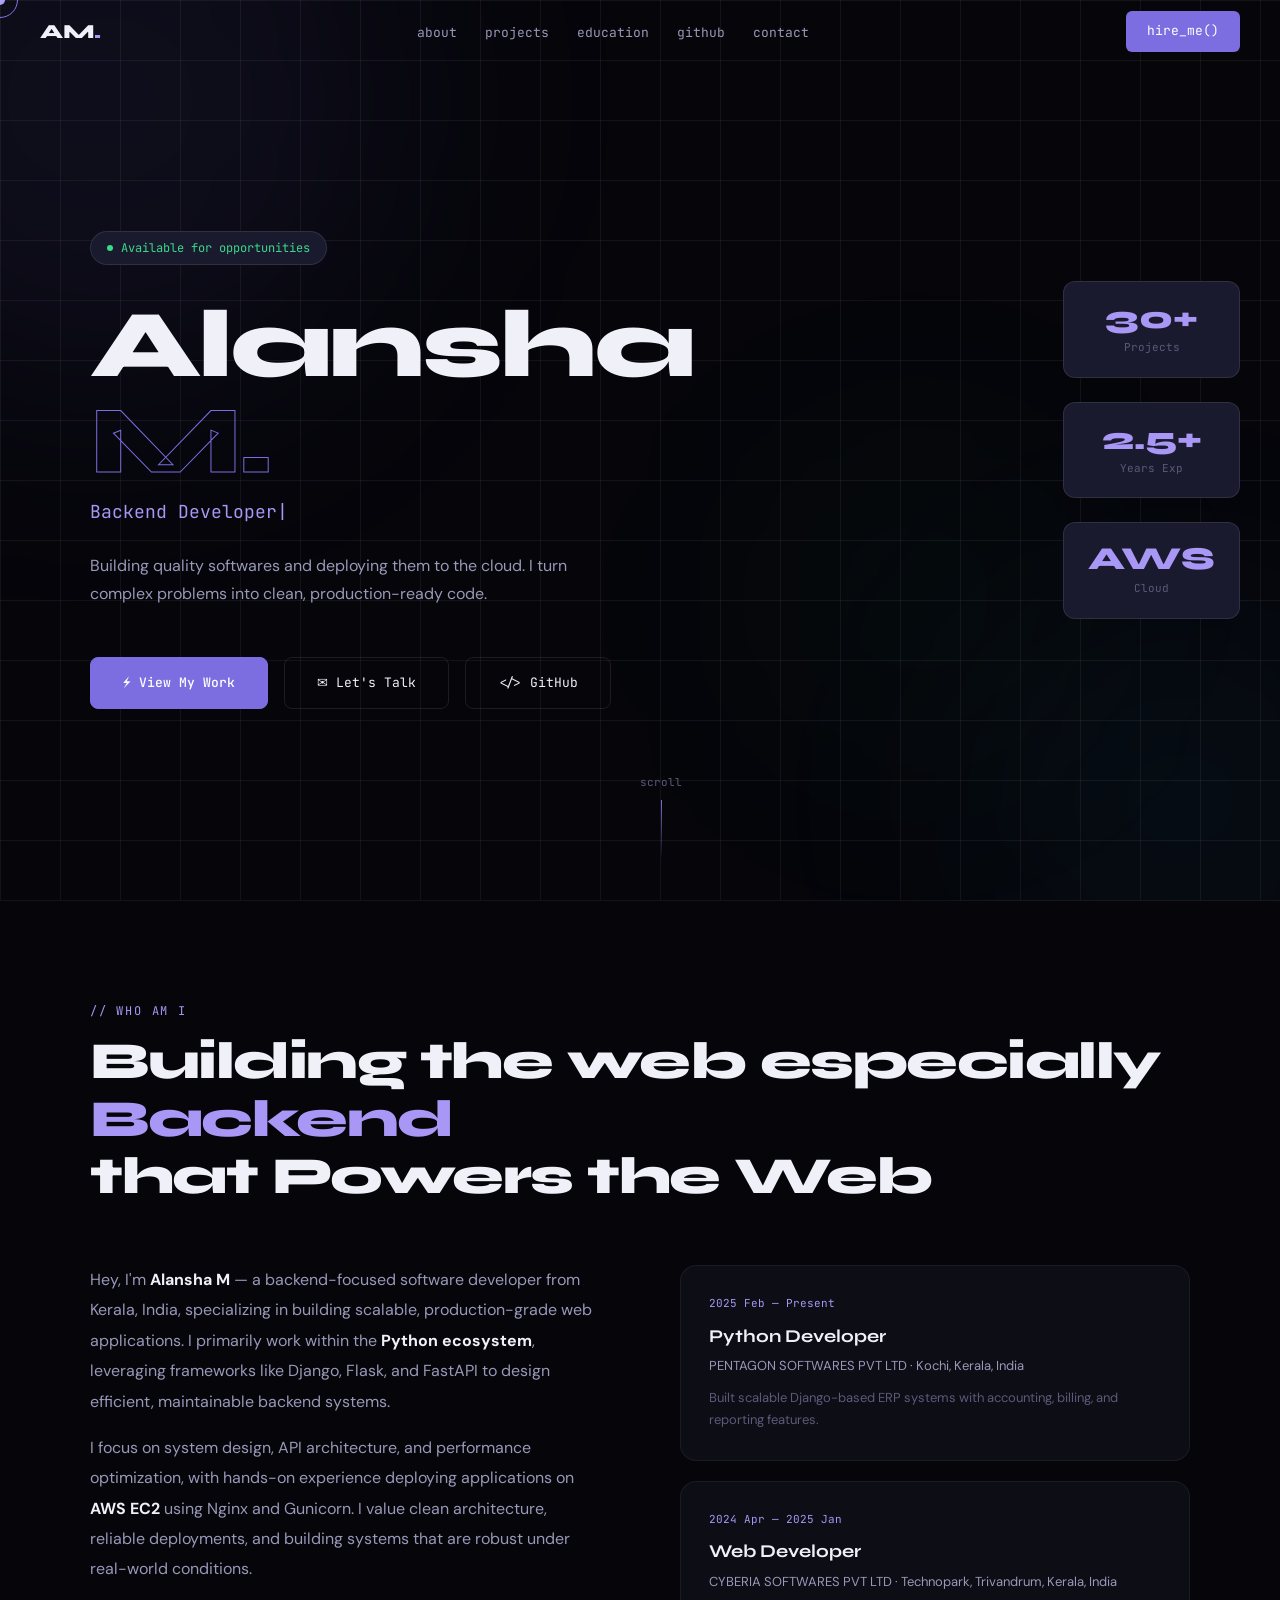
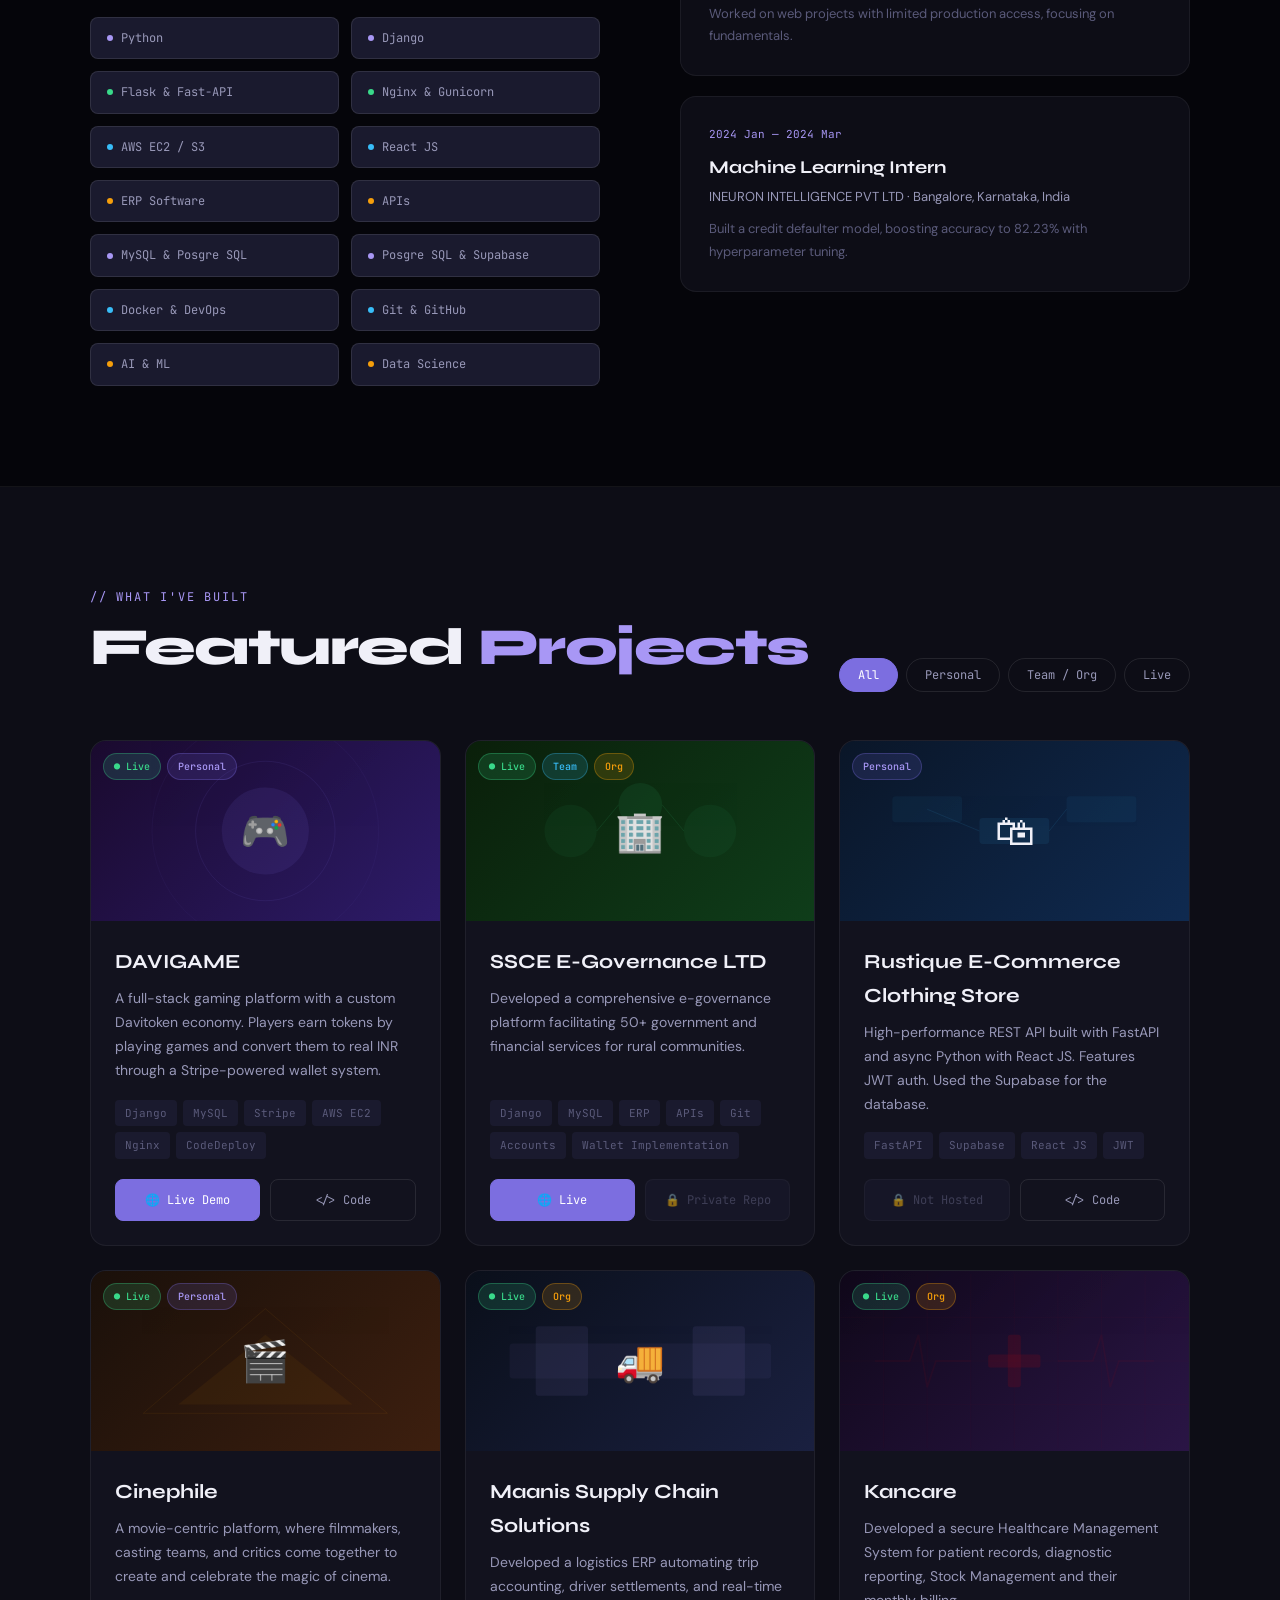
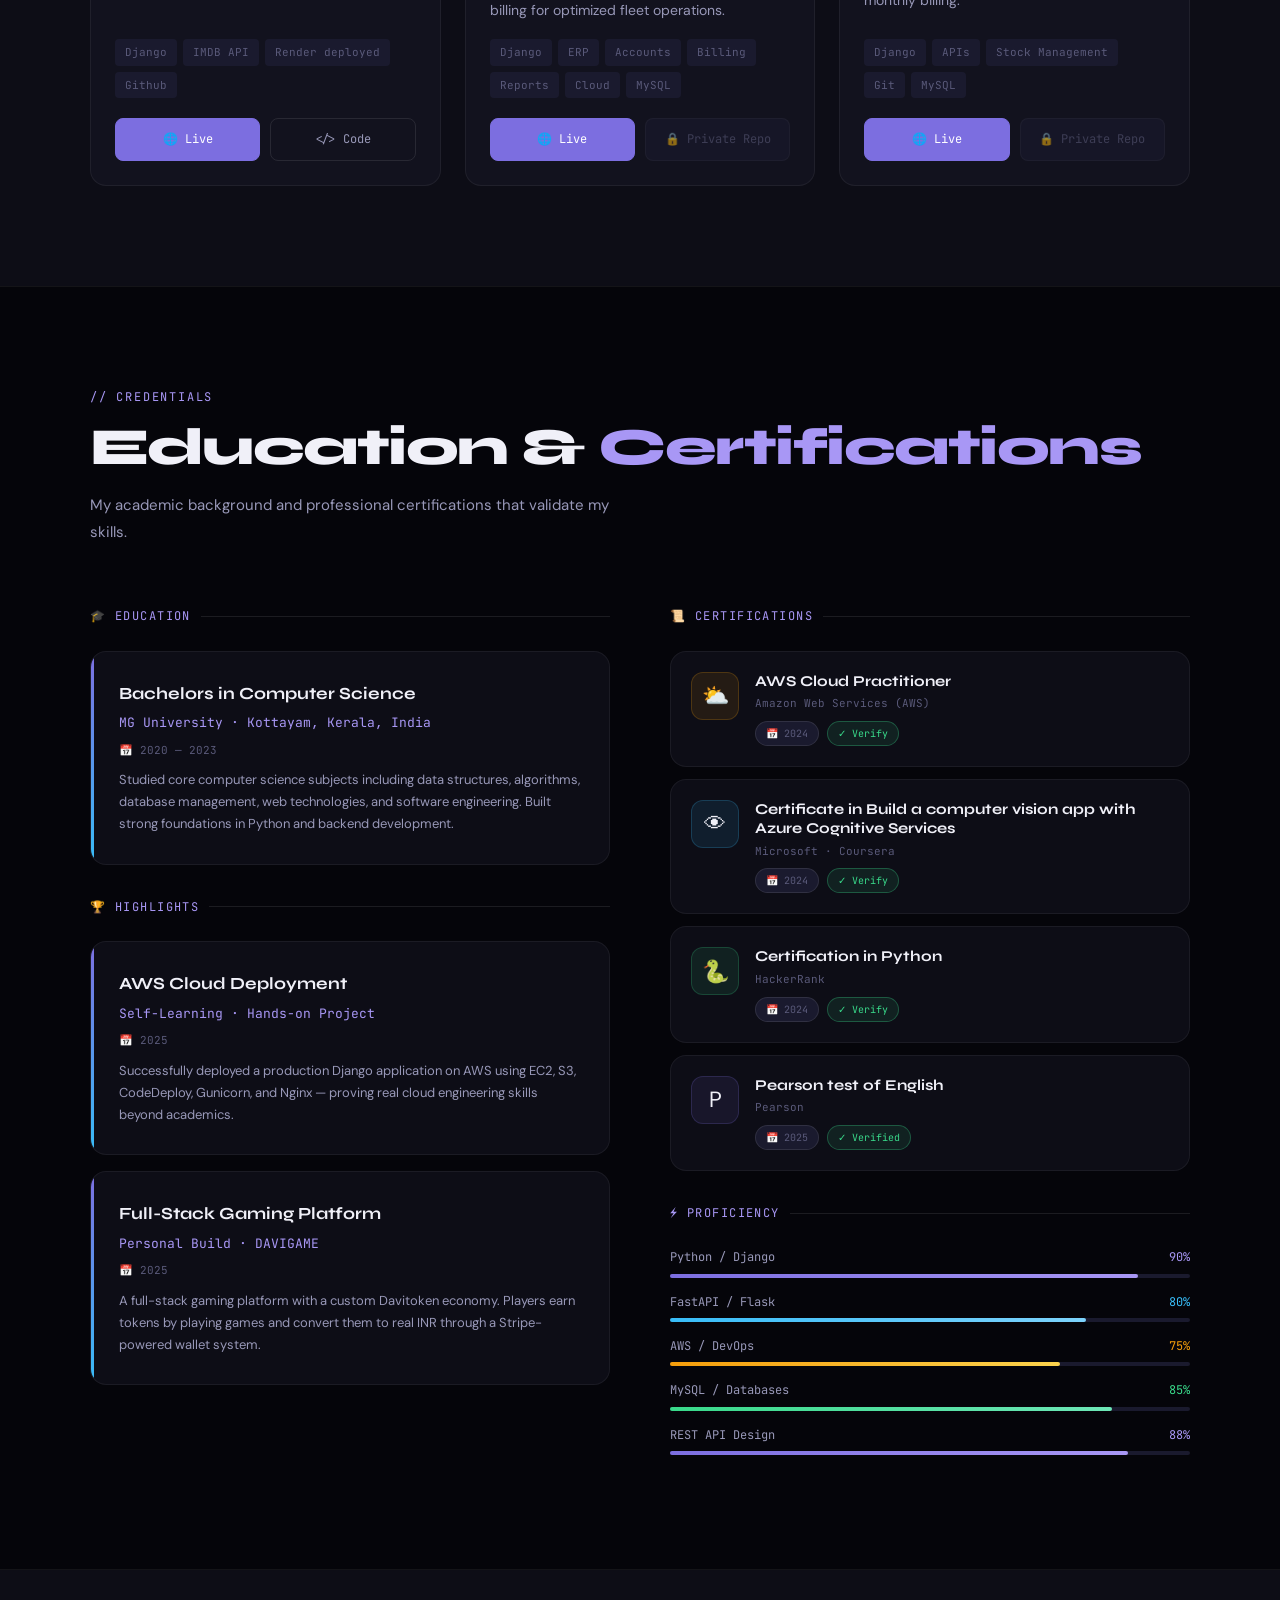
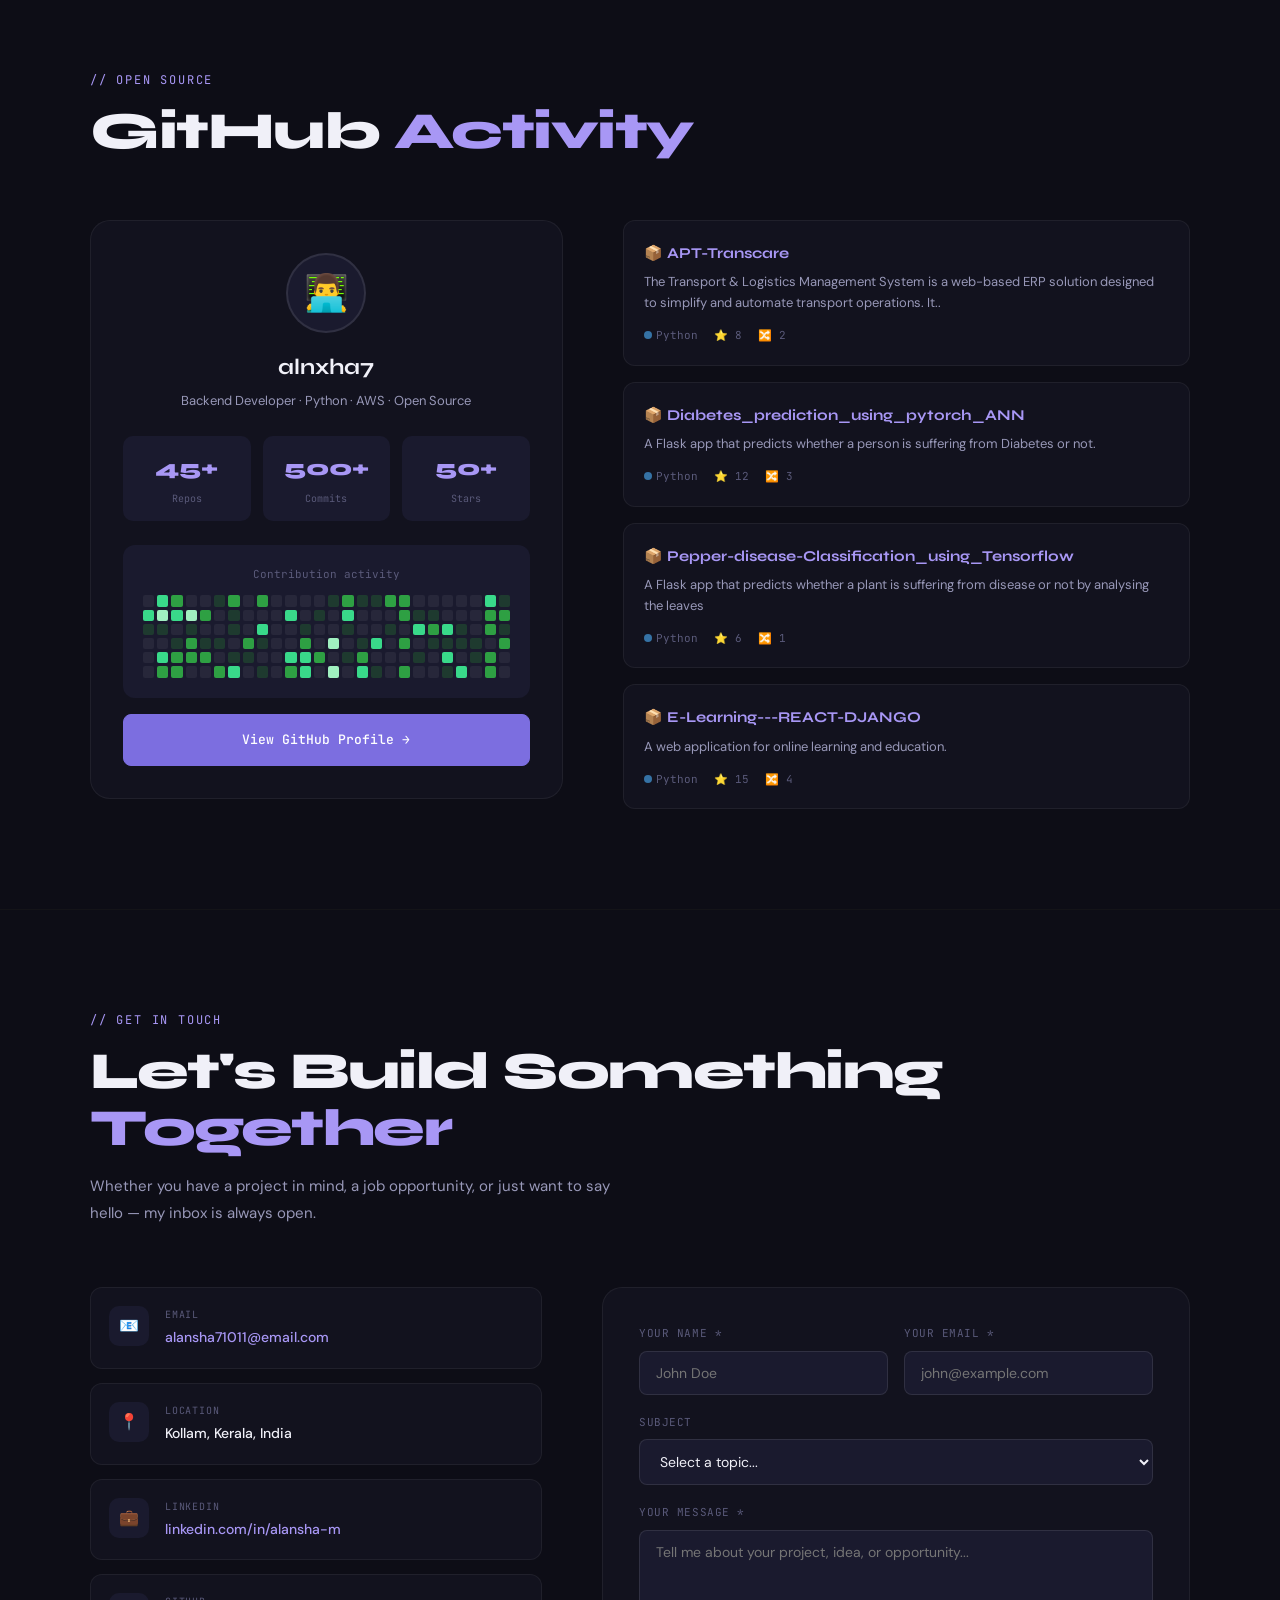
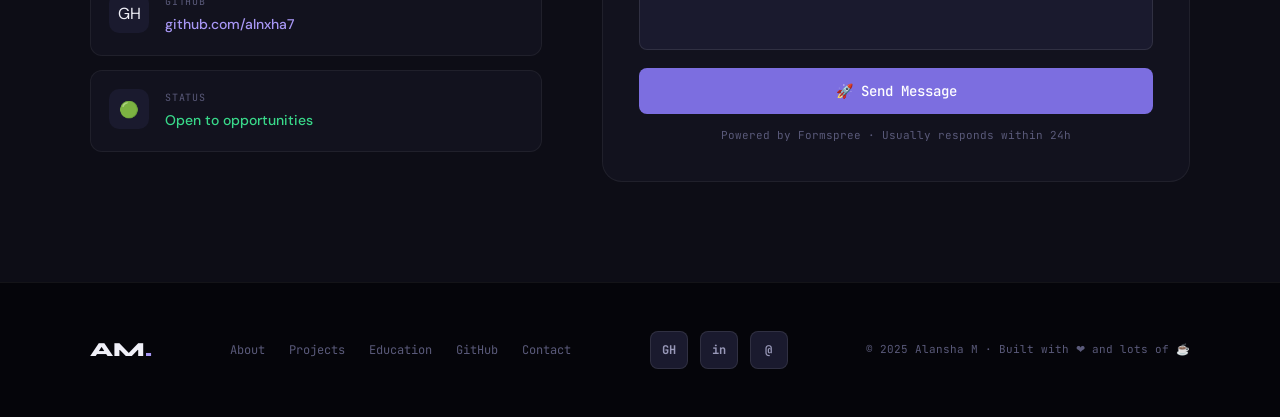
<file: index.html>
<!DOCTYPE html>
<html lang="en">
<head>
<meta charset="UTF-8"/>
<meta name="viewport" content="width=device-width, initial-scale=1.0"/>
<title>Alansha M</title>
<link rel="preconnect" href="https://fonts.googleapis.com"/>
<link href="https://fonts.googleapis.com/css2?family=Syne:wght@400;600;700;800&family=JetBrains+Mono:wght@300;400;500&family=DM+Sans:wght@300;400;500&display=swap" rel="stylesheet"/>
<style>
*,*::before,*::after{box-sizing:border-box;margin:0;padding:0}
:root{
  --bg:#05050a;--bg2:#0d0d16;--bg3:#12121e;--surface:#1a1a2e;
  --border:#ffffff0f;--border2:#ffffff18;
  --purple:#7c6ee0;--purple2:#a897f5;--purple3:#4a3fa0;
  --green:#39d98a;--cyan:#38bdf8;--amber:#f59e0b;--red:#f87171;
  --text:#f0f0f8;--text2:#9898b8;--text3:#5a5a7a;
  --font-display:'Syne',sans-serif;
  --font-body:'DM Sans',sans-serif;
  --font-mono:'JetBrains Mono',monospace;
}
html{scroll-behavior:smooth}
body{background:var(--bg);color:var(--text);font-family:var(--font-body);font-size:16px;line-height:1.7;overflow-x:hidden;cursor:none}
.cursor{position:fixed;width:10px;height:10px;background:var(--purple2);border-radius:50%;pointer-events:none;z-index:9999;transform:translate(-50%,-50%);mix-blend-mode:screen}
.cursor-ring{position:fixed;width:36px;height:36px;border:1px solid var(--purple);border-radius:50%;pointer-events:none;z-index:9998;transform:translate(-50%,-50%);transition:all .15s ease;mix-blend-mode:screen}
.cursor-ring.hovered{transform:translate(-50%,-50%) scale(1.8);border-color:var(--purple2);opacity:.5}
.grid-bg{position:fixed;inset:0;background-image:linear-gradient(var(--border) 1px,transparent 1px),linear-gradient(90deg,var(--border) 1px,transparent 1px);background-size:60px 60px;z-index:0;pointer-events:none}
.orb{position:fixed;border-radius:50%;filter:blur(120px);pointer-events:none;z-index:0}
.orb1{width:600px;height:600px;background:rgba(124,110,224,.08);top:-200px;left:-200px}
.orb2{width:400px;height:400px;background:rgba(56,189,248,.05);bottom:-100px;right:-100px}
.orb3{width:300px;height:300px;background:rgba(57,217,138,.04);top:50%;left:60%}
nav{position:fixed;top:0;left:0;right:0;z-index:100;padding:0 40px;height:64px;display:flex;align-items:center;justify-content:space-between;border-bottom:1px solid transparent;transition:all .4s}
nav.scrolled{background:rgba(5,5,10,.9);backdrop-filter:blur(20px);border-bottom-color:var(--border)}
.nav-logo{font-family:var(--font-display);font-size:20px;font-weight:800;color:var(--text);text-decoration:none;letter-spacing:-.5px}
.nav-logo span{color:var(--purple2)}
.nav-links{display:flex;gap:28px;list-style:none}
.nav-links a{color:var(--text2);text-decoration:none;font-size:13px;font-family:var(--font-mono);transition:color .2s;position:relative}
.nav-links a::after{content:'';position:absolute;bottom:-2px;left:0;width:0;height:1px;background:var(--purple2);transition:width .3s}
.nav-links a:hover{color:var(--purple2)}
.nav-links a:hover::after{width:100%}
.nav-cta{background:var(--purple);color:#fff;padding:8px 20px;border-radius:6px;font-size:13px;font-family:var(--font-mono);text-decoration:none;transition:all .2s;border:1px solid transparent}
.nav-cta:hover{background:transparent;border-color:var(--purple);color:var(--purple2)}
.hamburger{display:none;flex-direction:column;gap:5px;cursor:pointer;padding:4px;background:none;border:none}
.hamburger span{width:24px;height:1.5px;background:var(--text2);display:block}
.mobile-menu{display:none;position:fixed;inset:0;background:rgba(5,5,10,.97);backdrop-filter:blur(20px);z-index:99;flex-direction:column;align-items:center;justify-content:center;gap:40px}
.mobile-menu.open{display:flex}
.mobile-menu a{font-family:var(--font-display);font-size:32px;font-weight:700;color:var(--text);text-decoration:none;transition:color .2s}
.mobile-menu a:hover{color:var(--purple2)}
.mobile-close{position:absolute;top:20px;right:20px;font-size:28px;color:var(--text2);cursor:pointer;background:none;border:none}
#hero{position:relative;min-height:100vh;display:flex;align-items:center;padding:100px 40px 60px;z-index:1}
.hero-inner{max-width:1100px;margin:0 auto;width:100%}
.hero-tag{display:inline-flex;align-items:center;gap:8px;background:var(--surface);border:1px solid var(--border2);border-radius:100px;padding:6px 16px;font-family:var(--font-mono);font-size:12px;color:var(--green);margin-bottom:32px;animation:fadeUp .8s ease both}
.hero-tag::before{content:'';width:6px;height:6px;background:var(--green);border-radius:50%;animation:pulse 2s infinite}
@keyframes pulse{0%,100%{opacity:1;transform:scale(1)}50%{opacity:.5;transform:scale(1.3)}}
.hero-name{font-family:var(--font-display);font-size:clamp(52px,8vw,96px);font-weight:800;line-height:1;letter-spacing:-3px;margin-bottom:8px;animation:fadeUp .8s .1s ease both}
.hero-name .outline{-webkit-text-stroke:1px var(--purple);color:transparent}
.hero-name .solid{color:var(--text)}
.hero-role{font-family:var(--font-mono);font-size:clamp(14px,2vw,18px);color:var(--purple2);margin-bottom:24px;animation:fadeUp .8s .2s ease both}
.blink{animation:blink 1s infinite}
@keyframes blink{0%,100%{opacity:1}50%{opacity:0}}
.hero-desc{font-size:16px;color:var(--text2);max-width:500px;margin-bottom:48px;line-height:1.8;animation:fadeUp .8s .3s ease both}
.hero-btns{display:flex;gap:16px;flex-wrap:wrap;animation:fadeUp .8s .4s ease both}
.btn-primary{background:var(--purple);color:#fff;padding:14px 32px;border-radius:8px;text-decoration:none;font-family:var(--font-mono);font-size:13px;font-weight:500;transition:all .3s;border:1px solid var(--purple);display:inline-flex;align-items:center;gap:8px}
.btn-primary:hover{background:var(--purple3);transform:translateY(-2px);box-shadow:0 16px 40px rgba(124,110,224,.3)}
.btn-secondary{background:transparent;color:var(--text);padding:14px 32px;border-radius:8px;text-decoration:none;font-family:var(--font-mono);font-size:13px;border:1px solid var(--border2);transition:all .3s;display:inline-flex;align-items:center;gap:8px}
.btn-secondary:hover{border-color:var(--purple);color:var(--purple2);transform:translateY(-2px)}
.hero-stats{position:absolute;right:40px;top:50%;transform:translateY(-50%);display:flex;flex-direction:column;gap:24px;animation:fadeLeft .8s .5s ease both}
.stat-card{background:var(--surface);border:1px solid var(--border2);border-radius:12px;padding:20px 24px;text-align:center;min-width:120px}
.stat-num{font-family:var(--font-display);font-size:32px;font-weight:800;color:var(--purple2);line-height:1}
.stat-label{font-size:11px;color:var(--text3);font-family:var(--font-mono);margin-top:4px}
.hero-scroll{position:absolute;bottom:40px;left:50%;transform:translateX(-50%);display:flex;flex-direction:column;align-items:center;gap:8px;animation:fadeUp .8s .6s ease both}
.hero-scroll span{font-family:var(--font-mono);font-size:11px;color:var(--text3)}
.scroll-line{width:1px;height:60px;background:linear-gradient(var(--purple),transparent);animation:scrollAnim 2s infinite}
@keyframes scrollAnim{0%{transform:scaleY(0);transform-origin:top}50%{transform:scaleY(1);transform-origin:top}50.001%{transform:scaleY(1);transform-origin:bottom}100%{transform:scaleY(0);transform-origin:bottom}}
@keyframes fadeUp{from{opacity:0;transform:translateY(30px)}to{opacity:1;transform:translateY(0)}}
@keyframes fadeLeft{from{opacity:0;transform:translate(30px,-50%)}to{opacity:1;transform:translate(0,-50%)}}
section{position:relative;z-index:1;padding:100px 40px}
.section-inner{max-width:1100px;margin:0 auto;width:100%}
.section-label{font-family:var(--font-mono);font-size:12px;color:var(--purple2);letter-spacing:.15em;margin-bottom:12px;text-transform:uppercase}
.section-title{font-family:var(--font-display);font-size:clamp(32px,5vw,52px);font-weight:800;line-height:1.1;letter-spacing:-1.5px;margin-bottom:16px}
.section-title span{color:var(--purple2)}
.section-sub{color:var(--text2);max-width:520px;font-size:15px;line-height:1.8}
.section-divider{width:100%;height:1px;background:var(--border);margin:0}
#about{background:var(--bg)}
.about-grid{display:grid;grid-template-columns:1fr 1fr;gap:80px;align-items:start;margin-top:60px}
.about-text p{color:var(--text2);line-height:1.9;margin-bottom:16px}
.about-text p strong{color:var(--text)}
.skills-grid{display:grid;grid-template-columns:1fr 1fr;gap:12px;margin-top:32px}
.skill-pill{background:var(--surface);border:1px solid var(--border2);border-radius:8px;padding:10px 16px;font-family:var(--font-mono);font-size:12px;color:var(--text2);display:flex;align-items:center;gap:8px;transition:all .2s}
.skill-pill:hover{border-color:var(--purple);color:var(--purple2);transform:translateX(4px)}
.dot{width:6px;height:6px;border-radius:50%;flex-shrink:0}
.dot-purple{background:var(--purple2)}.dot-green{background:var(--green)}.dot-cyan{background:var(--cyan)}.dot-amber{background:var(--amber)}
.about-right{display:flex;flex-direction:column;gap:20px}
.exp-card{background:var(--bg2);border:1px solid var(--border);border-radius:16px;padding:28px;transition:all .3s;position:relative;overflow:hidden}
.exp-card::before{content:'';position:absolute;top:0;left:0;right:0;height:2px;background:linear-gradient(90deg,var(--purple),var(--cyan));transform:scaleX(0);transform-origin:left;transition:transform .4s}
.exp-card:hover{border-color:var(--border2);transform:translateY(-4px)}
.exp-card:hover::before{transform:scaleX(1)}
.exp-year{font-family:var(--font-mono);font-size:11px;color:var(--purple2);margin-bottom:8px}
.exp-role{font-family:var(--font-display);font-size:18px;font-weight:700;margin-bottom:4px}
.exp-company{font-size:13px;color:var(--text2)}
.exp-desc{font-size:13px;color:var(--text3);margin-top:10px;line-height:1.7}
#projects{background:var(--bg2)}
.projects-header{display:flex;justify-content:space-between;align-items:flex-end;margin-bottom:48px;flex-wrap:wrap;gap:24px}
.filter-tabs{display:flex;gap:8px;flex-wrap:wrap}
.filter-tab{background:transparent;border:1px solid var(--border2);color:var(--text2);padding:8px 18px;border-radius:100px;font-family:var(--font-mono);font-size:12px;cursor:pointer;transition:all .2s}
.filter-tab:hover,.filter-tab.active{background:var(--purple);border-color:var(--purple);color:#fff}
.projects-grid{display:grid;grid-template-columns:repeat(auto-fill,minmax(320px,1fr));gap:24px}
.project-card{background:var(--bg3);border:1px solid var(--border);border-radius:16px;overflow:hidden;transition:all .3s;display:flex;flex-direction:column}
.project-card:hover{border-color:var(--border2);transform:translateY(-6px);box-shadow:0 24px 60px rgba(0,0,0,.4)}
.project-card.hidden{display:none}
.project-thumb{height:180px;position:relative;overflow:hidden;display:flex;align-items:center;justify-content:center}
.project-thumb svg{position:absolute;inset:0;width:100%;height:100%;opacity:.4}
.thumb-icon{font-size:40px;z-index:1;position:relative}
.project-badges{position:absolute;top:12px;left:12px;display:flex;gap:6px;z-index:2;flex-wrap:wrap}
.badge{font-family:var(--font-mono);font-size:10px;padding:4px 10px;border-radius:100px;font-weight:500}
.badge-live{background:rgba(57,217,138,.15);color:var(--green);border:1px solid rgba(57,217,138,.3)}
.badge-personal{background:rgba(124,110,224,.15);color:var(--purple2);border:1px solid rgba(124,110,224,.3)}
.badge-team{background:rgba(56,189,248,.15);color:var(--cyan);border:1px solid rgba(56,189,248,.3)}
.badge-org{background:rgba(245,158,11,.15);color:var(--amber);border:1px solid rgba(245,158,11,.3)}
.badge-wip{background:rgba(248,113,113,.15);color:var(--red);border:1px solid rgba(248,113,113,.3)}
.project-body{padding:24px;flex:1;display:flex;flex-direction:column}
.project-title{font-family:var(--font-display);font-size:20px;font-weight:700;margin-bottom:8px}
.project-desc{font-size:14px;color:var(--text2);line-height:1.7;flex:1;margin-bottom:16px}
.project-stack{display:flex;gap:6px;flex-wrap:wrap;margin-bottom:20px}
.stack-tag{background:var(--surface);color:var(--text3);font-family:var(--font-mono);font-size:11px;padding:4px 10px;border-radius:4px}
.project-links{display:flex;gap:10px;margin-top:auto}
.proj-btn{flex:1;padding:10px;border-radius:8px;font-family:var(--font-mono);font-size:12px;text-decoration:none;text-align:center;transition:all .2s;display:flex;align-items:center;justify-content:center;gap:6px}
.proj-btn-primary{background:var(--purple);color:#fff;border:1px solid var(--purple)}
.proj-btn-primary:hover{background:var(--purple3)}
.proj-btn-secondary{background:transparent;color:var(--text2);border:1px solid var(--border2)}
.proj-btn-secondary:hover{border-color:var(--purple);color:var(--purple2)}
.proj-btn-disabled{background:var(--surface);color:var(--text3);border:1px solid var(--border);opacity:.6;cursor:default}
#education{background:var(--bg)}
.edu-cert-grid{display:grid;grid-template-columns:1fr 1fr;gap:60px;margin-top:60px}
.edu-block-title{font-family:var(--font-mono);font-size:12px;color:var(--purple2);letter-spacing:.12em;text-transform:uppercase;margin-bottom:24px;display:flex;align-items:center;gap:10px}
.edu-block-title::after{content:'';flex:1;height:1px;background:var(--border2)}
.edu-card{background:var(--bg2);border:1px solid var(--border);border-radius:16px;padding:28px;position:relative;overflow:hidden;transition:all .3s;margin-bottom:16px}
.edu-card::before{content:'';position:absolute;top:0;left:0;bottom:0;width:3px;background:linear-gradient(180deg,var(--purple),var(--cyan));border-radius:3px 0 0 3px}
.edu-card:hover{border-color:var(--border2);transform:translateX(6px)}
.edu-degree{font-family:var(--font-display);font-size:17px;font-weight:700;margin-bottom:4px}
.edu-school{font-size:13px;color:var(--purple2);margin-bottom:6px;font-family:var(--font-mono)}
.edu-year{font-family:var(--font-mono);font-size:11px;color:var(--text3);margin-bottom:10px}
.edu-desc{font-size:13px;color:var(--text2);line-height:1.7}
.cert-card{background:var(--bg2);border:1px solid var(--border);border-radius:16px;padding:20px;display:flex;align-items:flex-start;gap:16px;transition:all .3s;margin-bottom:12px}
.cert-card:hover{border-color:var(--purple);transform:translateX(6px);box-shadow:0 8px 32px rgba(124,110,224,.1)}
.cert-icon{width:48px;height:48px;border-radius:12px;display:flex;align-items:center;justify-content:center;font-size:22px;flex-shrink:0}
.ci-aws{background:rgba(245,158,11,.1);border:1px solid rgba(245,158,11,.2)}
.ci-py{background:rgba(56,189,248,.1);border:1px solid rgba(56,189,248,.2)}
.ci-dj{background:rgba(57,217,138,.1);border:1px solid rgba(57,217,138,.2)}
.ci-gen{background:rgba(124,110,224,.1);border:1px solid rgba(124,110,224,.2)}
.cert-name{font-family:var(--font-display);font-size:15px;font-weight:700;margin-bottom:3px;line-height:1.3}
.cert-issuer{font-family:var(--font-mono);font-size:11px;color:var(--text3);margin-bottom:8px}
.cert-badges{display:flex;gap:8px;flex-wrap:wrap}
.cert-badge{font-family:var(--font-mono);font-size:10px;padding:3px 10px;border-radius:100px}
.cb-year{background:var(--surface);color:var(--text3);border:1px solid var(--border2)}
.cb-verify{background:rgba(57,217,138,.1);color:var(--green);border:1px solid rgba(57,217,138,.3);text-decoration:none;transition:all .2s}
.cb-verify:hover{background:rgba(57,217,138,.2)}
.sbar-label{display:flex;justify-content:space-between;margin-bottom:6px;font-family:var(--font-mono);font-size:12px;color:var(--text2)}
.sbar-track{height:4px;background:var(--surface);border-radius:2px;margin-bottom:14px}
.sbar-fill{height:100%;border-radius:2px}
#github{background:var(--bg2)}
.github-grid{display:grid;grid-template-columns:1fr 1.2fr;gap:60px;align-items:start;margin-top:60px}
.github-card{background:var(--bg3);border:1px solid var(--border);border-radius:20px;padding:32px;text-align:center}
.github-avatar{width:80px;height:80px;border-radius:50%;background:var(--surface);border:2px solid var(--border2);display:flex;align-items:center;justify-content:center;margin:0 auto 16px;font-size:36px}
.github-username{font-family:var(--font-display);font-size:22px;font-weight:700;margin-bottom:4px}
.github-bio{font-size:13px;color:var(--text2);margin-bottom:24px}
.github-stats{display:grid;grid-template-columns:repeat(3,1fr);gap:12px;margin-bottom:24px}
.gh-stat{background:var(--surface);border-radius:10px;padding:14px 8px;text-align:center}
.gh-stat-num{font-family:var(--font-display);font-size:22px;font-weight:800;color:var(--purple2)}
.gh-stat-label{font-family:var(--font-mono);font-size:10px;color:var(--text3);margin-top:2px}
.contrib-graph{background:var(--surface);border-radius:12px;padding:20px;margin-bottom:16px}
.contrib-title{font-family:var(--font-mono);font-size:11px;color:var(--text3);margin-bottom:12px}
.contrib-grid{display:grid;grid-template-columns:repeat(26,1fr);gap:3px}
.contrib-cell{aspect-ratio:1;border-radius:2px;background:var(--border)}
.contrib-cell.l1{background:#1e3a2f}.contrib-cell.l2{background:#2ea043}.contrib-cell.l3{background:#39d98a}.contrib-cell.l4{background:#a0f0c0}
.github-right{display:flex;flex-direction:column;gap:16px}
.repo-card{background:var(--bg3);border:1px solid var(--border);border-radius:12px;padding:20px;transition:all .2s;text-decoration:none;color:inherit;display:block}
.repo-card:hover{border-color:var(--border2);transform:translateX(4px)}
.repo-name{font-family:var(--font-display);font-size:15px;font-weight:700;color:var(--purple2);margin-bottom:6px}
.repo-desc{font-size:13px;color:var(--text2);margin-bottom:12px;line-height:1.6}
.repo-meta{display:flex;gap:16px;font-family:var(--font-mono);font-size:11px;color:var(--text3);align-items:center}
.lang-dot{width:8px;height:8px;border-radius:50%;display:inline-block;margin-right:4px}
#contact{background:var(--bg2)}
.contact-grid{display:grid;grid-template-columns:1fr 1.3fr;gap:60px;margin-top:60px;align-items:start}
.contact-info{display:flex;flex-direction:column;gap:14px}
.contact-item{display:flex;align-items:flex-start;gap:16px;padding:18px;background:var(--bg3);border:1px solid var(--border);border-radius:12px;transition:all .2s}
.contact-item:hover{border-color:var(--border2)}
.contact-icon{width:40px;height:40px;background:var(--surface);border-radius:10px;display:flex;align-items:center;justify-content:center;flex-shrink:0;font-size:16px}
.contact-item-title{font-family:var(--font-mono);font-size:10px;color:var(--text3);margin-bottom:3px;letter-spacing:.08em}
.contact-item-val{font-size:14px;color:var(--text);font-weight:500}
.contact-item-val a{color:var(--purple2);text-decoration:none}
.contact-form{background:var(--bg3);border:1px solid var(--border);border-radius:20px;padding:36px}
.form-row{display:grid;grid-template-columns:1fr 1fr;gap:16px}
.form-group{display:flex;flex-direction:column;gap:8px;margin-bottom:18px}
.form-group label{font-family:var(--font-mono);font-size:11px;color:var(--text3);letter-spacing:.05em}
.form-group input,.form-group textarea,.form-group select{background:var(--surface);border:1px solid var(--border2);border-radius:8px;padding:12px 16px;color:var(--text);font-family:var(--font-body);font-size:14px;outline:none;transition:all .2s;resize:none;width:100%}
.form-group input:focus,.form-group textarea:focus,.form-group select:focus{border-color:var(--purple);box-shadow:0 0 0 3px rgba(124,110,224,.1)}
.form-group textarea{min-height:120px}
.form-group select option{background:var(--bg2);color:var(--text)}
.form-submit{width:100%;background:var(--purple);color:#fff;padding:14px;border:none;border-radius:8px;font-family:var(--font-mono);font-size:14px;font-weight:500;cursor:pointer;transition:all .3s;display:flex;align-items:center;justify-content:center;gap:8px}
.form-submit:hover{background:var(--purple3);transform:translateY(-2px);box-shadow:0 12px 32px rgba(124,110,224,.3)}
.form-note{font-family:var(--font-mono);font-size:11px;color:var(--text3);text-align:center;margin-top:12px}
.form-success{display:none;background:rgba(57,217,138,.1);border:1px solid rgba(57,217,138,.3);border-radius:12px;padding:20px;text-align:center;color:var(--green);font-family:var(--font-mono);font-size:13px;margin-bottom:16px}
.form-success.show{display:block}
footer{background:var(--bg);border-top:1px solid var(--border);padding:48px 40px;z-index:1;position:relative}
.footer-inner{max-width:1100px;margin:0 auto;display:flex;justify-content:space-between;align-items:center;flex-wrap:wrap;gap:24px}
.footer-logo{font-family:var(--font-display);font-size:20px;font-weight:800}
.footer-logo span{color:var(--purple2)}
.footer-links{display:flex;gap:24px}
.footer-links a{color:var(--text3);text-decoration:none;font-family:var(--font-mono);font-size:12px;transition:color .2s}
.footer-links a:hover{color:var(--purple2)}
.footer-copy{font-family:var(--font-mono);font-size:11px;color:var(--text3)}
.social-row{display:flex;gap:12px}
.social-btn{width:38px;height:38px;background:var(--surface);border:1px solid var(--border2);border-radius:8px;display:flex;align-items:center;justify-content:center;text-decoration:none;color:var(--text2);font-size:12px;font-family:var(--font-mono);font-weight:700;transition:all .2s}
.social-btn:hover{border-color:var(--purple);color:var(--purple2);transform:translateY(-2px)}
.reveal{opacity:0;transform:translateY(30px);transition:all .7s ease}
.reveal.visible{opacity:1;transform:translateY(0)}
::-webkit-scrollbar{width:4px}
::-webkit-scrollbar-track{background:var(--bg)}
::-webkit-scrollbar-thumb{background:var(--purple3);border-radius:2px}
@media(max-width:900px){
  .hero-stats{position:static;transform:none;flex-direction:row;margin-top:40px;animation:fadeUp .8s .5s ease both}
  .about-grid,.edu-cert-grid,.github-grid,.contact-grid{grid-template-columns:1fr}
  .projects-grid{grid-template-columns:1fr}
  .form-row{grid-template-columns:1fr}
  .nav-links,.nav-cta{display:none}
  .hamburger{display:flex}
  section{padding:80px 24px}
  nav{padding:0 24px}
  #hero{padding:100px 24px 60px}
  .hero-scroll{display:none}
}
</style>
</head>
<body>
<div class="cursor" id="cursor"></div>
<div class="cursor-ring" id="cursorRing"></div>
<div class="grid-bg"></div>
<div class="orb orb1"></div>
<div class="orb orb2"></div>
<div class="orb orb3"></div>
 
<nav id="navbar">
  <a href="#hero" class="nav-logo">AM<span>.</span></a>
  <ul class="nav-links">
    <li><a href="#about">about</a></li>
    <li><a href="#projects">projects</a></li>
    <li><a href="#education">education</a></li>
    <li><a href="#github">github</a></li>
    <li><a href="#contact">contact</a></li>
  </ul>
  <a href="#contact" class="nav-cta">hire_me()</a>
  <button class="hamburger" id="hamburger"><span></span><span></span><span></span></button>
</nav>
 
<div class="mobile-menu" id="mobileMenu">
  <button class="mobile-close" id="mobileClose">&#x2715;</button>
  <a href="#about" onclick="closeMobile()">about</a>
  <a href="#projects" onclick="closeMobile()">projects</a>
  <a href="#education" onclick="closeMobile()">education</a>
  <a href="#github" onclick="closeMobile()">github</a>
  <a href="#contact" onclick="closeMobile()">contact</a>
</div>
 
<!-- HERO -->
<section id="hero">
  <div class="hero-inner">
    <div class="hero-tag">Available for opportunities</div>
    <div class="hero-name">
      <div class="solid">Alansha</div>
      <div class="outline">M.</div>
    </div>
    <div class="hero-role"><span id="typewriter"></span><span class="blink">|</span></div>
    <p class="hero-desc">Building quality softwares and deploying them to the cloud. I turn complex problems into clean, production-ready code.</p>
    <div class="hero-btns">
      <a href="#projects" class="btn-primary">&#9889; View My Work</a>
      <a href="#contact" class="btn-secondary">&#9993; Let's Talk</a>
      <a href="https://github.com/alnxha7" target="_blank" class="btn-secondary">&#60;/&#62; GitHub</a>
    </div>
    <div class="hero-stats">
      <div class="stat-card"><div class="stat-num">30+</div><div class="stat-label">Projects</div></div>
      <div class="stat-card"><div class="stat-num">2.5+</div><div class="stat-label">Years Exp</div></div>
      <div class="stat-card"><div class="stat-num">AWS</div><div class="stat-label">Cloud</div></div>
    </div>
    <div class="hero-scroll"><span>scroll</span><div class="scroll-line"></div></div>
  </div>
</section>
 
<div class="section-divider"></div>
 
<!-- ABOUT -->
<section id="about">
  <div class="section-inner">
    <div class="section-label reveal"> // who am i</div>
    <h2 class="section-title reveal">Building the web especially <span>Backend</span><br/>that Powers the Web</h2>
    <div class="about-grid">
      <div class="about-text reveal">
        <p>Hey, I'm <strong>Alansha M</strong> — a backend-focused software developer from Kerala, India, specializing in building scalable, production-grade web applications. I primarily work within the <strong>Python ecosystem</strong>, leveraging frameworks like Django, Flask, and FastAPI to design efficient, maintainable backend systems.</p>
        <p>I focus on system design, API architecture, and performance optimization, with hands-on experience deploying applications on <strong>AWS EC2</strong> using Nginx and Gunicorn. I value clean architecture, reliable deployments, and building systems that are robust under real-world conditions.</p>
        <div class="skills-grid">
          <div class="skill-pill"><span class="dot dot-purple"></span>Python</div>
          <div class="skill-pill"><span class="dot dot-purple"></span>Django</div>
          <div class="skill-pill"><span class="dot dot-green"></span>Flask & Fast-API</div>
          <div class="skill-pill"><span class="dot dot-green"></span>Nginx & Gunicorn</div>
          <div class="skill-pill"><span class="dot dot-cyan"></span>AWS EC2 / S3</div>
          <div class="skill-pill"><span class="dot dot-cyan"></span>React JS</div>
          <div class="skill-pill"><span class="dot dot-amber"></span>ERP Software</div>
          <div class="skill-pill"><span class="dot dot-amber"></span>APIs</div>
          <div class="skill-pill"><span class="dot dot-purple"></span>MySQL & Posgre SQL</div>
          <div class="skill-pill"><span class="dot dot-purple"></span>Posgre SQL & Supabase</div>
          <div class="skill-pill"><span class="dot dot-cyan"></span>Docker & DevOps</div>
          <div class="skill-pill"><span class="dot dot-cyan"></span>Git & GitHub</div>
          <div class="skill-pill"><span class="dot dot-amber"></span>AI & ML</div>
          <div class="skill-pill"><span class="dot dot-amber"></span>Data Science</div>
        </div>
      </div>
      <div class="about-right reveal">
        <div class="exp-card">
          <div class="exp-year">2025 Feb — Present</div>
          <div class="exp-role">Python Developer</div>
          <div class="exp-company">PENTAGON SOFTWARES PVT LTD &middot; Kochi, Kerala, India</div>
          <div class="exp-desc">Built scalable Django-based ERP systems with accounting, billing, and reporting features.</div>
        </div>
        <div class="exp-card">
          <div class="exp-year">2024 Apr — 2025 Jan</div>
          <div class="exp-role">Web Developer</div>
          <div class="exp-company">CYBERIA SOFTWARES PVT LTD &middot; Technopark, Trivandrum, Kerala, India</div>
          <div class="exp-desc">Worked on web projects with limited production access, focusing on fundamentals.</div>
        </div>
        <div class="exp-card">
          <div class="exp-year">2024 Jan — 2024 Mar</div>
          <div class="exp-role">Machine Learning Intern</div>
          <div class="exp-company">INEURON INTELLIGENCE PVT LTD &middot; Bangalore, Karnataka, India</div>
          <div class="exp-desc">Built a credit defaulter model, boosting accuracy to 82.23% with hyperparameter tuning.</div>
        </div>
      </div>
    </div>
  </div>
</section>
 
<div class="section-divider"></div>
 
<!-- PROJECTS -->
<section id="projects">
  <div class="section-inner">
    <div class="projects-header">
      <div>
        <div class="section-label reveal">// what i've built</div>
        <h2 class="section-title reveal">Featured <span>Projects</span></h2>
      </div>
      <div class="filter-tabs reveal">
        <button class="filter-tab active" onclick="filterProjects(this,'all')">All</button>
        <button class="filter-tab" onclick="filterProjects(this,'personal')">Personal</button>
        <button class="filter-tab" onclick="filterProjects(this,'team')">Team / Org</button>
        <button class="filter-tab" onclick="filterProjects(this,'live')">Live</button>
      </div>
    </div>
    <div class="projects-grid">
 
      <div class="project-card reveal" data-type="personal live">
        <div class="project-thumb" style="background:linear-gradient(135deg,#1a0a2e,#2d1b69)">
          <svg viewBox="0 0 400 200" xmlns="http://www.w3.org/2000/svg"><circle cx="200" cy="100" r="80" fill="none" stroke="#7c6ee0" stroke-width="0.5" opacity="0.6"/><circle cx="200" cy="100" r="130" fill="none" stroke="#7c6ee0" stroke-width="0.5" opacity="0.3"/><circle cx="200" cy="100" r="50" fill="#7c6ee044"/></svg>
          <div class="thumb-icon">&#127918;</div>
          <div class="project-badges"><span class="badge badge-live">&#9679; Live</span><span class="badge badge-personal">Personal</span></div>
        </div>
        <div class="project-body">
          <div class="project-title">DAVIGAME</div>
          <div class="project-desc">A full-stack gaming platform with a custom Davitoken economy. Players earn tokens by playing games and convert them to real INR through a Stripe-powered wallet system.</div>
          <div class="project-stack"><span class="stack-tag">Django</span><span class="stack-tag">MySQL</span><span class="stack-tag">Stripe</span><span class="stack-tag">AWS EC2</span><span class="stack-tag">Nginx</span><span class="stack-tag">CodeDeploy</span></div>
          <div class="project-links">
            <a href="http://18.215.155.128/" target="_blank" class="proj-btn proj-btn-primary">&#127760; Live Demo</a>
            <a href="https://git-codecommit.us-east-1.amazonaws.com/v1/repos/DAVIGAME" target="_blank" class="proj-btn proj-btn-secondary">&#60;/&#62; Code</a>
          </div>
        </div>
      </div>

      
      <div class="project-card reveal" data-type="team live">
        <div class="project-thumb" style="background:linear-gradient(135deg,#0a1f0a,#0f3d1a)">
          <svg viewBox="0 0 400 200" xmlns="http://www.w3.org/2000/svg"><circle cx="120" cy="100" r="30" fill="#39d98822"/><circle cx="200" cy="70" r="25" fill="#39d98833"/><circle cx="280" cy="100" r="30" fill="#39d98822"/><line x1="150" y1="100" x2="175" y2="70" stroke="#39d98a" stroke-width="0.5" opacity="0.6"/><line x1="225" y1="70" x2="250" y2="100" stroke="#39d98a" stroke-width="0.5" opacity="0.6"/></svg>
          <div class="thumb-icon">&#127970;</div>
          <div class="project-badges"><span class="badge badge-live">&#9679; Live</span><span class="badge badge-team">Team</span><span class="badge badge-org">Org</span></div>
        </div>
        <div class="project-body">
          <div class="project-title">SSCE E-Governance LTD</div>
          <div class="project-desc">Developed a comprehensive e-governance platform facilitating 50+ government and financial services for rural communities.</div>
          <div class="project-stack"><span class="stack-tag">Django</span><span class="stack-tag">MySQL</span><span class="stack-tag">ERP</span><span class="stack-tag">APIs</span><span class="stack-tag">Git</span><span class="stack-tag">Accounts</span><span class="stack-tag">Wallet Implementation</span></div>
          <div class="project-links">
            <a href="https://sscegov.com/" target="_blank" class="proj-btn proj-btn-primary">&#127760; Live</a>
            <span class="proj-btn proj-btn-disabled">&#128274; Private Repo</span>
          </div>
        </div>
      </div>
 
      <div class="project-card reveal" data-type="personal">
        <div class="project-thumb" style="background:linear-gradient(135deg,#0a1628,#0f2a50)">
          <svg viewBox="0 0 400 200" xmlns="http://www.w3.org/2000/svg"><rect x="60" y="60" width="80" height="30" rx="4" fill="#38bdf822"/><rect x="160" y="85" width="80" height="30" rx="4" fill="#38bdf833"/><rect x="260" y="60" width="80" height="30" rx="4" fill="#38bdf822"/><line x1="100" y1="75" x2="160" y2="100" stroke="#38bdf8" stroke-width="0.5" opacity="0.6"/><line x1="240" y1="100" x2="260" y2="75" stroke="#38bdf8" stroke-width="0.5" opacity="0.6"/></svg>
          <div class="thumb-icon">&#128717;</div>
          <div class="project-badges"><span class="badge badge-personal">Personal</span></div>
        </div>
        <div class="project-body">
          <div class="project-title">Rustique E-Commerce Clothing Store</div>
          <div class="project-desc">High-performance REST API built with FastAPI and async Python with React JS. Features JWT auth. Used the Supabase for the database.</div>
          <div class="project-stack"><span class="stack-tag">FastAPI</span><span class="stack-tag">Supabase</span><span class="stack-tag">React JS</span><span class="stack-tag">JWT</span></div>
          <div class="project-links">
            <span class="proj-btn proj-btn-disabled">&#128274; Not Hosted</span>
            <a href="https://github.com/alnxha7/E-COMMERCE-USING-FAST-API-REACT-JS.git" target="_blank" class="proj-btn proj-btn-secondary">&#60;/&#62; Code</a>
          </div>
        </div>
      </div>
 
      <div class="project-card reveal" data-type="personal live">
        <div class="project-thumb" style="background:linear-gradient(135deg,#1a100a,#3d1f0f)">
          <svg viewBox="0 0 400 200" xmlns="http://www.w3.org/2000/svg"><polygon points="200,40 340,160 60,160" fill="none" stroke="#f59e0b" stroke-width="0.5" opacity="0.4"/><polygon points="200,70 300,150 100,150" fill="#f59e0b22"/></svg>
          <div class="thumb-icon">&#127916;</div>
          <div class="project-badges"><span class="badge badge-live">&#9679; Live</span><span class="badge badge-personal">Personal</span></div>
        </div>
        <div class="project-body">
          <div class="project-title">Cinephile</div>
          <div class="project-desc">A movie-centric platform, where filmmakers, casting teams, and critics come together to create and celebrate the magic of cinema.</div>
          <div class="project-stack"><span class="stack-tag">Django</span><span class="stack-tag">IMDB API</span><span class="stack-tag">Render deployed</span><span class="stack-tag">Github</span></div>
          <div class="project-links">
            <a href="https://cinephile-5pvd.onrender.com/" target="_blank" class="proj-btn proj-btn-primary">&#127760; Live</a>
            <a href="https://github.com/alnxha7/Cinephile.git" target="_blank" class="proj-btn proj-btn-secondary">&#60;/&#62; Code</a>
          </div>
        </div>
      </div>
 
      <div class="project-card reveal" data-type="live team">
        <div class="project-thumb" style="background:linear-gradient(135deg,#0a0f1a,#1a2040)">
          <svg viewBox="0 0 400 200" xmlns="http://www.w3.org/2000/svg"><rect x="50" y="80" width="300" height="40" rx="4" fill="#a897f522"/><rect x="80" y="60" width="60" height="80" rx="4" fill="#a897f533"/><rect x="260" y="60" width="60" height="80" rx="4" fill="#a897f533"/></svg>
          <div class="thumb-icon">&#128666;</div>
          <div class="project-badges"><span class="badge badge-live">&#9679; Live</span><span class="badge badge-org">Org</span></div>
        </div>
        <div class="project-body">
          <div class="project-title">Maanis Supply Chain Solutions</div>
          <div class="project-desc">Developed a logistics ERP automating trip accounting, driver settlements, and real-time billing for optimized fleet operations.</div>
          <div class="project-stack"><span class="stack-tag">Django</span><span class="stack-tag">ERP</span><span class="stack-tag">Accounts</span><span class="stack-tag">Billing</span><span class="stack-tag">Reports</span><span class="stack-tag">Cloud</span><span class="stack-tag">MySQL</span></div>
          <div class="project-links">
            <a href="https://maanisgroup.com/" target="_blank" class="proj-btn proj-btn-primary">&#127760; Live</a>
            <span class="proj-btn proj-btn-disabled">&#128274; Private Repo</span>
          </div>
        </div>
      </div>
 
      <div class="project-card reveal" data-type="team live">
        <div class="project-thumb" style="background:linear-gradient(135deg,#10081a,#2a1545)">
          <svg viewBox="0 0 400 200" xmlns="http://www.w3.org/2000/svg"><path d="M0 50 H400 M0 100 H400 M0 150 H400 M50 0 V200 M100 0 V200 M150 0 V200 M200 0 V200 M250 0 V200 M300 0 V200 M350 0 V200" stroke="#ff000011" stroke-width="1" />
            <g transform="translate(170, 70) scale(1.5)">
              <rect x="15" y="0" width="10" height="40" rx="2" fill="#ff000044" />
              <rect x="0" y="15" width="40" height="10" rx="2" fill="#ff000044" />
            </g>
            <path d="M40 100 H80 L90 70 L100 130 L110 100 H150" fill="none" stroke="#ff000022" stroke-width="2" />
            <path d="M250 100 H290 L300 70 L310 130 L320 100 H360" fill="none" stroke="#ff000022" stroke-width="2" /></svg>
          <div class="thumb-icon"></div>
          <div class="project-badges"><span class="badge badge-live">&#9679; Live</span><span class="badge badge-org">Org</span></div>
        </div>
        <div class="project-body">
          <div class="project-title">Kancare</div>
          <div class="project-desc">Developed a secure Healthcare Management System for patient records, diagnostic reporting, Stock Management and their monthly billing.</div>
          <div class="project-stack"><span class="stack-tag">Django</span><span class="stack-tag">APIs</span><span class="stack-tag">Stock Management</span><span class="stack-tag">Git</span><span class="stack-tag">MySQL</span></div>
          <div class="project-links">
            <a href="https://kancaresoft.com/" class="proj-btn proj-btn-primary">&#127760; Live</a>
            <span class="proj-btn proj-btn-disabled">&#128274; Private Repo</span>
          </div>
        </div>
      </div>
 
    </div>
  </div>
</section>
 
<div class="section-divider"></div>
 
<!-- EDUCATION & CERTIFICATIONS -->
<section id="education">
  <div class="section-inner">
    <div class="section-label reveal">// credentials</div>
    <h2 class="section-title reveal">Education &amp; <span>Certifications</span></h2>
    <p class="section-sub reveal">My academic background and professional certifications that validate my skills.</p>
    <div class="edu-cert-grid">
      <div class="reveal">
        <div class="edu-block-title">&#127891; Education</div>
        <div class="edu-card">
          <div class="edu-degree">Bachelors in Computer Science</div>
          <div class="edu-school">MG University &middot; Kottayam, Kerala, India</div>
          <div class="edu-year">&#128197; 2020 &mdash; 2023</div>
          <div class="edu-desc">Studied core computer science subjects including data structures, algorithms, database management, web technologies, and software engineering. Built strong foundations in Python and backend development.</div>
        </div>
        <div class="edu-block-title" style="margin-top:32px">&#127942; Highlights</div>
        <div class="edu-card">
          <div class="edu-degree">AWS Cloud Deployment</div>
          <div class="edu-school">Self-Learning &middot; Hands-on Project</div>
          <div class="edu-year">&#128197; 2025</div>
          <div class="edu-desc">Successfully deployed a production Django application on AWS using EC2, S3, CodeDeploy, Gunicorn, and Nginx — proving real cloud engineering skills beyond academics.</div>
        </div>
        <div class="edu-card">
          <div class="edu-degree">Full-Stack Gaming Platform</div>
          <div class="edu-school">Personal Build &middot; DAVIGAME</div>
          <div class="edu-year">&#128197; 2025</div>
          <div class="edu-desc">A full-stack gaming platform with a custom Davitoken economy. Players earn tokens by playing games and convert them to real INR through a Stripe-powered wallet system.</div>
        </div>
      </div>
      <div class="reveal">
        <div class="edu-block-title">&#128220; Certifications</div>
        <div class="cert-card">
          <div class="cert-icon ci-aws">&#9925;</div>
          <div>
            <div class="cert-name">AWS Cloud Practitioner</div>
            <div class="cert-issuer">Amazon Web Services (AWS)</div>
            <div class="cert-badges">
              <span class="cert-badge cb-year">&#128197; 2024</span>
              <a href="#" class="cert-badge cb-verify">&#10003; Verify</a>
            </div>
          </div>
        </div>
        <div class="cert-card">
          <div class="cert-icon ci-py">&#128065;</div>
          <div>
            <div class="cert-name">Certificate in Build a computer vision app with Azure Cognitive Services</div>
            <div class="cert-issuer">Microsoft &middot; Coursera</div>
            <div class="cert-badges">
              <span class="cert-badge cb-year">&#128197; 2024</span>
              <a href="https://www.coursera.org/account/accomplishments/verify/SYFQ34GYBCS7" class="cert-badge cb-verify">&#10003; Verify</a>
            </div>
          </div>
        </div>
        <div class="cert-card">
          <div class="cert-icon ci-dj">&#128013;</div>
          <div>
            <div class="cert-name">Certification in Python</div>
            <div class="cert-issuer">HackerRank</div>
            <div class="cert-badges">
              <span class="cert-badge cb-year">&#128197; 2024</span>
              <a href="https://www.hackerrank.com/certificates/a39ab5371c9c" class="cert-badge cb-verify">&#10003; Verify</a>
            </div>
          </div>
        </div>
        <div class="cert-card">
          <div class="cert-icon ci-gen">P</div>
          <div>
            <div class="cert-name">Pearson test of English</div>
            <div class="cert-issuer">Pearson</div>
            <div class="cert-badges">
              <span class="cert-badge cb-year">&#128197; 2025</span>
              <a href="#" class="cert-badge cb-verify">&#10003; Verified</a>
            </div>
          </div>
        </div>
        <div class="edu-block-title" style="margin-top:32px">&#9889; Proficiency</div>
        <div class="sbar-label"><span>Python / Django</span><span style="color:var(--purple2)">90%</span></div>
        <div class="sbar-track"><div class="sbar-fill" style="width:90%;background:linear-gradient(90deg,var(--purple),var(--purple2))"></div></div>
        <div class="sbar-label"><span>FastAPI / Flask</span><span style="color:var(--cyan)">80%</span></div>
        <div class="sbar-track"><div class="sbar-fill" style="width:80%;background:linear-gradient(90deg,var(--cyan),#7dd3fc)"></div></div>
        <div class="sbar-label"><span>AWS / DevOps</span><span style="color:var(--amber)">75%</span></div>
        <div class="sbar-track"><div class="sbar-fill" style="width:75%;background:linear-gradient(90deg,var(--amber),#fcd34d)"></div></div>
        <div class="sbar-label"><span>MySQL / Databases</span><span style="color:var(--green)">85%</span></div>
        <div class="sbar-track"><div class="sbar-fill" style="width:85%;background:linear-gradient(90deg,var(--green),#6ee7b7)"></div></div>
        <div class="sbar-label"><span>REST API Design</span><span style="color:var(--purple2)">88%</span></div>
        <div class="sbar-track"><div class="sbar-fill" style="width:88%;background:linear-gradient(90deg,var(--purple),var(--purple2))"></div></div>
      </div>
    </div>
  </div>
</section>
 
<div class="section-divider"></div>
 
<!-- GITHUB -->
<section id="github">
  <div class="section-inner">
    <div class="section-label reveal">// open source</div>
    <h2 class="section-title reveal">GitHub <span>Activity</span></h2>
    <div class="github-grid">
      <div class="reveal">
        <div class="github-card">
          <div class="github-avatar">&#128104;&#8205;&#128187;</div>
          <div class="github-username">alnxha7</div>
          <div class="github-bio">Backend Developer &middot; Python &middot; AWS &middot; Open Source</div>
          <div class="github-stats">
            <div class="gh-stat"><div class="gh-stat-num">45+</div><div class="gh-stat-label">Repos</div></div>
            <div class="gh-stat"><div class="gh-stat-num">500+</div><div class="gh-stat-label">Commits</div></div>
            <div class="gh-stat"><div class="gh-stat-num">50+</div><div class="gh-stat-label">Stars</div></div>
          </div>
          <div class="contrib-graph">
            <div class="contrib-title">Contribution activity</div>
            <div class="contrib-grid" id="contribGrid"></div>
          </div>
          <a href="https://github.com/alnxha7" target="_blank" class="btn-primary" style="width:100%;justify-content:center">View GitHub Profile &#8594;</a>
        </div>
      </div>
      <div class="github-right reveal">
        <a href="https://github.com/alnxha7/APT-Transcare" target="_blank" class="repo-card">
          <div class="repo-name">&#128230; APT-Transcare</div>
          <div class="repo-desc">The Transport & Logistics Management System is a web-based ERP solution designed to simplify and automate transport operations. It..</div>
          <div class="repo-meta"><span><span class="lang-dot" style="background:#3572A5"></span>Python</span><span>&#11088; 8</span><span>&#128256; 2</span></div>
        </a>
        <a href="https://github.com/alnxha7/Diabetes_prediction_using_pytorch_ANN" target="_blank" class="repo-card">
          <div class="repo-name">&#128230; Diabetes_prediction_using_pytorch_ANN</div>
          <div class="repo-desc">A Flask app that predicts whether a person is suffering from Diabetes or not.</div>
          <div class="repo-meta"><span><span class="lang-dot" style="background:#3572A5"></span>Python</span><span>&#11088; 12</span><span>&#128256; 3</span></div>
        </a>
        <a href="https://github.com/alnxha7/Pepper-disease-Classification_using_Tensorflow" target="_blank" class="repo-card">
          <div class="repo-name">&#128230; Pepper-disease-Classification_using_Tensorflow</div>
          <div class="repo-desc">A Flask app that predicts whether a plant is suffering from disease or not by analysing the leaves</div>
          <div class="repo-meta"><span><span class="lang-dot" style="background:#3572A5"></span>Python</span><span>&#11088; 6</span><span>&#128256; 1</span></div>
        </a>
        <a href="https://github.com/alnxha7/E-Learning---REACT-DJANGO" target="_blank" class="repo-card">
          <div class="repo-name">&#128230; E-Learning---REACT-DJANGO</div>
          <div class="repo-desc">A web application for online learning and education.</div>
          <div class="repo-meta"><span><span class="lang-dot" style="background:#3572A5"></span>Python</span><span>&#11088; 15</span><span>&#128256; 4</span></div>
        </a>
      </div>
    </div>
  </div>
</section>
 
<div class="section-divider"></div>
 
<!-- CONTACT -->
<section id="contact">
  <div class="section-inner">
    <div class="section-label reveal">// get in touch</div>
    <h2 class="section-title reveal">Let's Build Something <span>Together</span></h2>
    <p class="section-sub reveal">Whether you have a project in mind, a job opportunity, or just want to say hello — my inbox is always open.</p>
    <div class="contact-grid">
      <div class="contact-info reveal">
        <div class="contact-item">
          <div class="contact-icon">&#128231;</div>
          <div><div class="contact-item-title">EMAIL</div><div class="contact-item-val"><a href="mailto:alansha71011@email.com">alansha71011@email.com</a></div></div>
        </div>
        <div class="contact-item">
          <div class="contact-icon">&#128205;</div>
          <div><div class="contact-item-title">LOCATION</div><div class="contact-item-val">Kollam, Kerala, India</div></div>
        </div>
        <div class="contact-item">
          <div class="contact-icon">&#128188;</div>
          <div><div class="contact-item-title">LINKEDIN</div><div class="contact-item-val"><a href="https://linkedin.com/in/alansha-m" target="_blank">linkedin.com/in/alansha-m</a></div></div>
        </div>
        <div class="contact-item">
          <div class="contact-icon">GH</div>
          <div><div class="contact-item-title">GITHUB</div><div class="contact-item-val"><a href="https://github.com/alnxha7" target="_blank">github.com/alnxha7</a></div></div>
        </div>
        <div class="contact-item">
          <div class="contact-icon">&#128994;</div>
          <div><div class="contact-item-title">STATUS</div><div class="contact-item-val" style="color:var(--green)">Open to opportunities</div></div>
        </div>
      </div>
      <div class="reveal">
        <div class="contact-form">
          <div class="form-success" id="formSuccess">&#9989; Message sent! I'll get back to you within 24 hours.</div>
          <div id="contactFormEl">
            <div class="form-row">
              <div class="form-group">
                <label>YOUR NAME *</label>
                <input type="text" id="fname" placeholder="John Doe"/>
              </div>
              <div class="form-group">
                <label>YOUR EMAIL *</label>
                <input type="email" id="femail" placeholder="john@example.com"/>
              </div>
            </div>
            <div class="form-group">
              <label>SUBJECT</label>
              <select id="fsubject">
                <option value="">Select a topic...</option>
                <option>Job Opportunity</option>
                <option>Freelance Project</option>
                <option>Collaboration</option>
                <option>Technical Discussion</option>
                <option>Other</option>
              </select>
            </div>
            <div class="form-group">
              <label>YOUR MESSAGE *</label>
              <textarea id="fmessage" placeholder="Tell me about your project, idea, or opportunity..."></textarea>
            </div>
            <button class="form-submit" onclick="sendMessage()">&#128640; Send Message</button>
            <p class="form-note">Powered by Formspree &middot; Usually responds within 24h</p>
          </div>
        </div>
      </div>
    </div>
  </div>
</section>
 
<!-- FOOTER -->
<footer>
  <div class="footer-inner">
    <div class="footer-logo">AM<span>.</span></div>
    <div class="footer-links">
      <a href="#about">About</a>
      <a href="#projects">Projects</a>
      <a href="#education">Education</a>
      <a href="#github">GitHub</a>
      <a href="#contact">Contact</a>
    </div>
    <div class="social-row">
      <a href="https://github.com/alnxha7" target="_blank" class="social-btn">GH</a>
      <a href="https://linkedin.com/in/alansha-m" target="_blank" class="social-btn">in</a>
      <a href="mailto:alansha71011@email.com" class="social-btn">@</a>
    </div>
    <div class="footer-copy">&#169; 2025 Alansha M &middot; Built with &#10084; and lots of &#9749;</div>
  </div>
</footer>
 
<script>
var cursor = document.getElementById('cursor');
var ring = document.getElementById('cursorRing');
document.addEventListener('mousemove', function(e) {
  cursor.style.left = e.clientX + 'px';
  cursor.style.top = e.clientY + 'px';
  ring.style.left = e.clientX + 'px';
  ring.style.top = e.clientY + 'px';
});
document.querySelectorAll('a,button,.project-card,.repo-card,.cert-card,.exp-card').forEach(function(el) {
  el.addEventListener('mouseenter', function() { ring.classList.add('hovered'); });
  el.addEventListener('mouseleave', function() { ring.classList.remove('hovered'); });
});
window.addEventListener('scroll', function() {
  document.getElementById('navbar').classList.toggle('scrolled', window.scrollY > 40);
});
document.getElementById('hamburger').addEventListener('click', function() {
  document.getElementById('mobileMenu').classList.add('open');
});
document.getElementById('mobileClose').addEventListener('click', closeMobile);
function closeMobile() { document.getElementById('mobileMenu').classList.remove('open'); }
var roles = ['Backend Developer','Django Expert','AWS Beginner','FastAPI Builder','Python Developer','DevOps Enthusiast'];
var ri = 0, ci = 0, deleting = false;
function typewrite() {
  var el = document.getElementById('typewriter');
  var current = roles[ri];
  if (!deleting && ci <= current.length) { el.textContent = current.slice(0, ci++); setTimeout(typewrite, ci > current.length ? 1800 : 80); }
  else if (deleting && ci >= 0) { el.textContent = current.slice(0, ci--); setTimeout(typewrite, 40); }
  else if (!deleting && ci > current.length) { deleting = true; setTimeout(typewrite, 200); }
  else { deleting = false; ri = (ri + 1) % roles.length; setTimeout(typewrite, 300); }
}
typewrite();
var cg = document.getElementById('contribGrid');
var lvls = ['','l1','l2','l3','l4'];
for (var i = 0; i < 156; i++) {
  var c = document.createElement('div');
  var r = Math.random();
  c.className = 'contrib-cell ' + (r < 0.5 ? '' : r < 0.7 ? lvls[1] : r < 0.85 ? lvls[2] : r < 0.95 ? lvls[3] : lvls[4]);
  cg.appendChild(c);
}
var obs = new IntersectionObserver(function(entries) {
  entries.forEach(function(e) { if (e.isIntersecting) e.target.classList.add('visible'); });
}, { threshold: 0.1 });
document.querySelectorAll('.reveal').forEach(function(el) { obs.observe(el); });
function filterProjects(btn, type) {
  document.querySelectorAll('.filter-tab').forEach(function(t) { t.classList.remove('active'); });
  btn.classList.add('active');
  document.querySelectorAll('.project-card').forEach(function(card) {
    var types = card.dataset.type || '';
    card.classList.toggle('hidden', type !== 'all' && !types.includes(type));
  });
}
function sendMessage() {
  var name = document.getElementById('fname').value.trim();
  var email = document.getElementById('femail').value.trim();
  var message = document.getElementById('fmessage').value.trim();
  if (!name || !email || !message) { alert('Please fill in your name, email, and message.'); return; }
  var FORMSPREE_ID = 'mgopnell';
  fetch('https://formspree.io/f/mgopnell', {
    method: 'POST',
    mode: 'cors',
    headers: { 'Content-Type': 'application/json', 'Accept': 'application/json' },
    body: JSON.stringify({ name: name, email: email, subject: document.getElementById('fsubject').value, message: message })
  }).then(function(r) {
    if (r.ok) { document.getElementById('contactFormEl').style.display = 'none'; document.getElementById('formSuccess').classList.add('show'); }
    else { alert('Something went wrong. Please email me directly.'); }
  }).catch(function() { alert('Network error. Please email me directly.'); });
}
</script>
</body>
</html>
</file>
